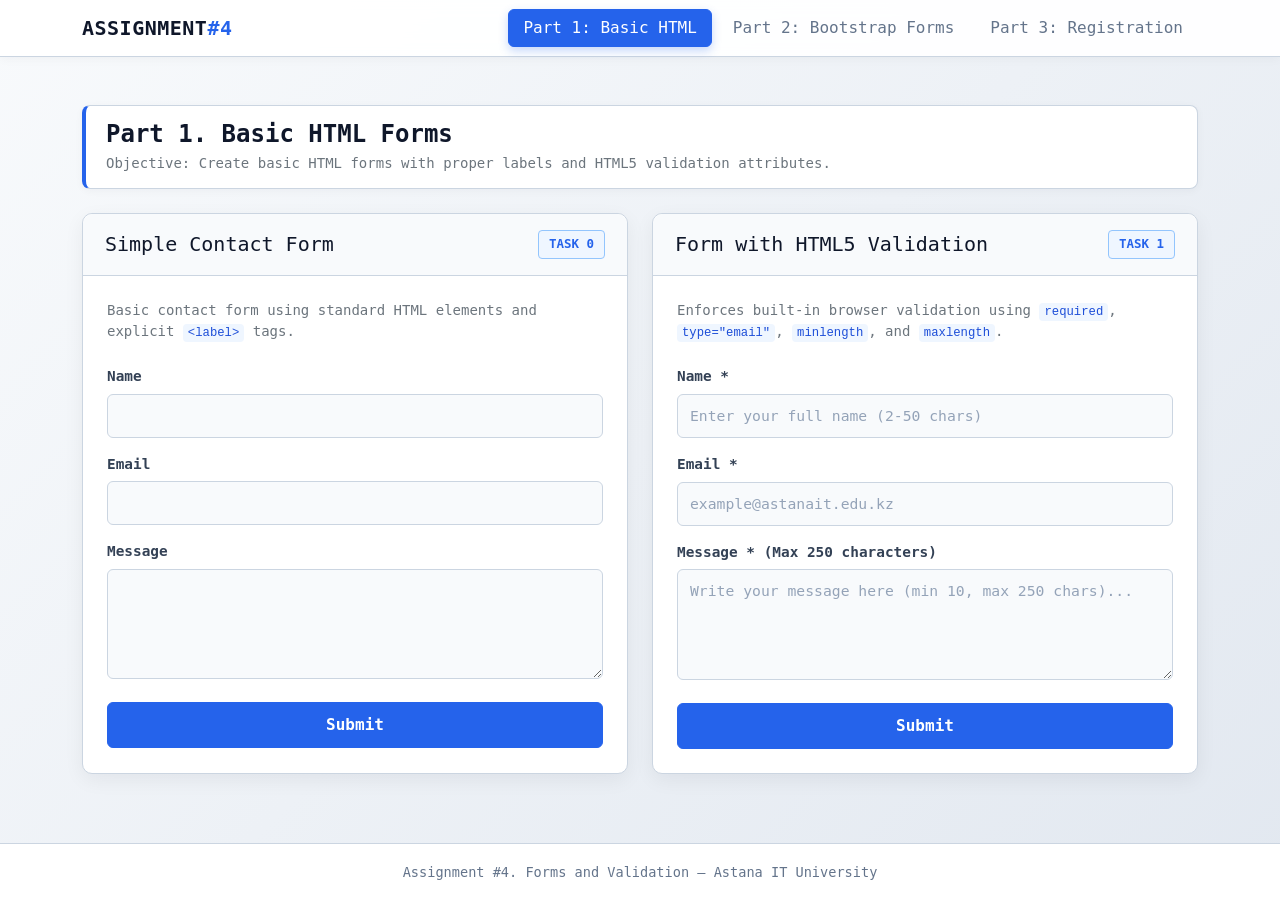
<file: index.html>
<!DOCTYPE html>
<html lang="en">
<head>
  <meta charset="UTF-8">
  <meta name="viewport" content="width=device-width, initial-scale=1.0">
  <title>Assignment #4 | Part 1 - Basic HTML Forms</title>
  <link href="https://cdn.jsdelivr.net/npm/bootstrap@5.3.3/dist/css/bootstrap.min.css" rel="stylesheet">
  <link rel="stylesheet" href="style.css">
</head>
<body>

  <nav class="navbar navbar-expand-lg custom-navbar sticky-top">
    <div class="container">
      <a class="navbar-brand" href="index.html">ASSIGNMENT<span>#4</span></a>
      <div class="navbar-nav ms-auto d-flex flex-row">
        <a class="nav-link active" href="index.html">Part 1: Basic HTML</a>
        <a class="nav-link" href="part2.html">Part 2: Bootstrap Forms</a>
        <a class="nav-link" href="part3.html">Part 3: Registration</a>
      </div>
    </div>
  </nav>

  <main class="container my-5">
    <div class="student-banner mb-4 d-flex flex-wrap justify-content-between align-items-center">
      <div>
        <h4 class="mb-1 fw-bold">Part 1. Basic HTML Forms</h4>
        <p class="mb-0 text-secondary small">Objective: Create basic HTML forms with proper labels and HTML5 validation attributes.</p>
      </div>
    </div>

    <div class="row g-4">
      <div class="col-lg-6">
        <div class="custom-card">
          <div class="card-header-custom d-flex justify-content-between align-items-center">
            <h5 class="mb-0">Simple Contact Form</h5>
            <span class="task-badge">Task 0</span>
          </div>
          <div class="p-4">
            <p class="small text-secondary mb-4">
              Basic contact form using standard HTML elements and explicit <code>&lt;label&gt;</code> tags.
            </p>
            <form action="#">
              <div class="plain-form-group">
                <label for="task0-name">Name</label>
                <input type="text" id="task0-name" name="name" class="plain-input">
              </div>

              <div class="plain-form-group">
                <label for="task0-email">Email</label>
                <input type="email" id="task0-email" name="email" class="plain-input">
              </div>

              <div class="plain-form-group">
                <label for="task0-message">Message</label>
                <textarea id="task0-message" name="message" rows="4" class="plain-input"></textarea>
              </div>

              <button type="submit" class="btn-electric w-100">Submit</button>
            </form>
          </div>
        </div>
      </div>

      <div class="col-lg-6">
        <div class="custom-card">
          <div class="card-header-custom d-flex justify-content-between align-items-center">
            <h5 class="mb-0">Form with HTML5 Validation</h5>
            <span class="task-badge">Task 1</span>
          </div>
          <div class="p-4">
            <p class="small text-secondary mb-4">
              Enforces built-in browser validation using <code>required</code>, <code>type="email"</code>, <code>minlength</code>, and <code>maxlength</code>.
            </p>
            <form action="#">
              <div class="plain-form-group">
                <label for="task1-name">Name *</label>
                <input 
                  type="text" 
                  id="task1-name" 
                  name="name" 
                  class="plain-input" 
                  placeholder="Enter your full name (2-50 chars)"
                  required 
                  minlength="2" 
                  maxlength="50">
              </div>

              <div class="plain-form-group">
                <label for="task1-email">Email *</label>
                <input 
                  type="email" 
                  id="task1-email" 
                  name="email" 
                  class="plain-input" 
                  placeholder="example@astanait.edu.kz"
                  required 
                  maxlength="100">
              </div>

              <div class="plain-form-group">
                <label for="task1-message">Message * (Max 250 characters)</label>
                <textarea 
                  id="task1-message" 
                  name="message" 
                  rows="4" 
                  class="plain-input" 
                  placeholder="Write your message here (min 10, max 250 chars)..."
                  required 
                  minlength="10" 
                  maxlength="250"></textarea>
              </div>

              <button type="submit" class="btn-electric w-100">Submit</button>
            </form>
          </div>
        </div>
      </div>
    </div>
  </main>

  <footer>
    <div class="container text-center">
      Assignment #4. Forms and Validation &mdash; Astana IT University
    </div>
  </footer>

</body>
</html>
</file>
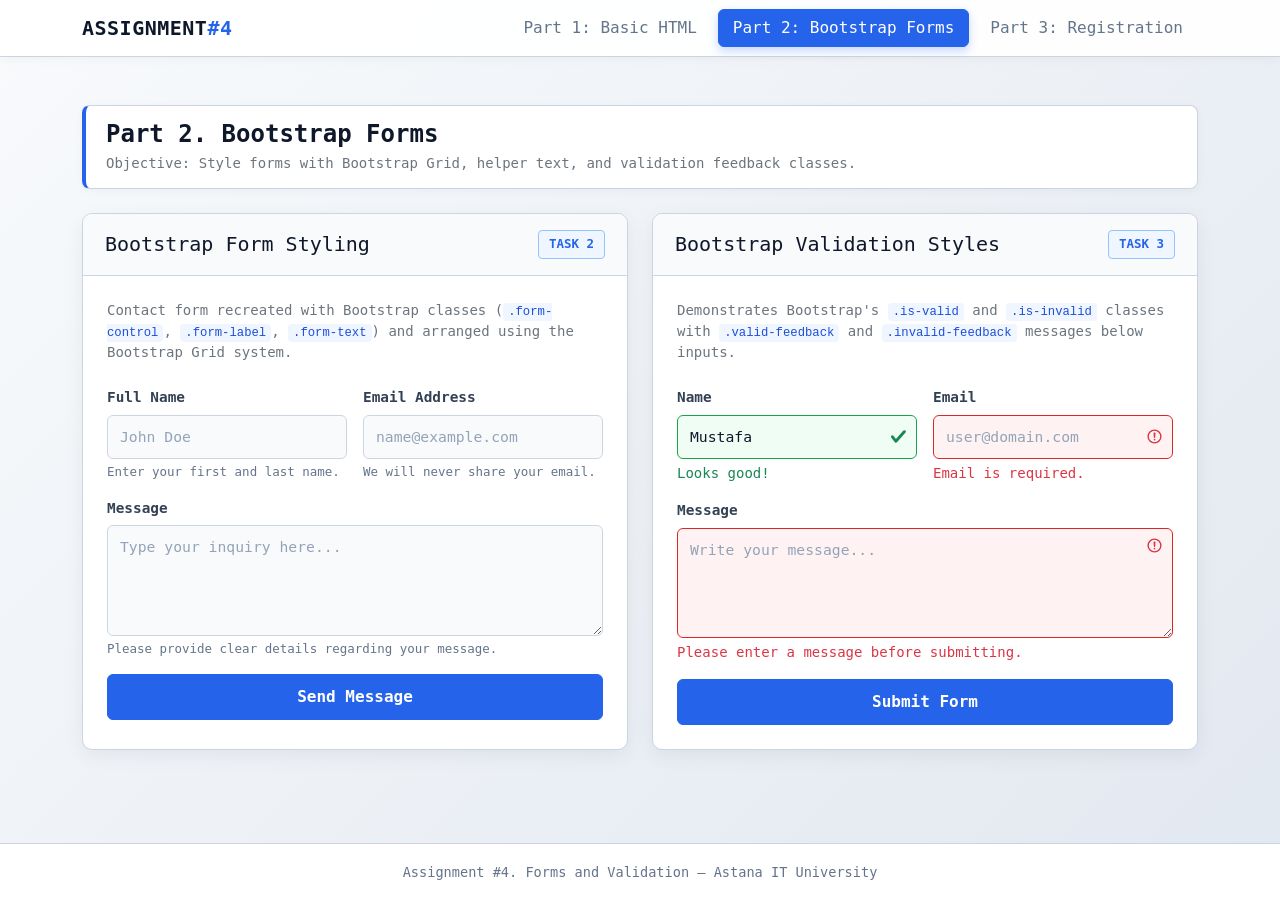
<file: part2.html>
<!DOCTYPE html>
<html lang="en">
<head>
  <meta charset="UTF-8">
  <meta name="viewport" content="width=device-width, initial-scale=1.0">
  <title>Assignment #4 | Part 2 - Bootstrap Forms</title>
  <link href="https://cdn.jsdelivr.net/npm/bootstrap@5.3.3/dist/css/bootstrap.min.css" rel="stylesheet">
  <link rel="stylesheet" href="style.css">
</head>
<body>

  <nav class="navbar navbar-expand-lg custom-navbar sticky-top">
    <div class="container">
      <a class="navbar-brand" href="index.html">ASSIGNMENT<span>#4</span></a>
      <div class="navbar-nav ms-auto d-flex flex-row">
        <a class="nav-link" href="index.html">Part 1: Basic HTML</a>
        <a class="nav-link active" href="part2.html">Part 2: Bootstrap Forms</a>
        <a class="nav-link" href="part3.html">Part 3: Registration</a>
      </div>
    </div>
  </nav>

  <main class="container my-5">
    <div class="student-banner mb-4 d-flex flex-wrap justify-content-between align-items-center">
      <div>
        <h4 class="mb-1 fw-bold">Part 2. Bootstrap Forms</h4>
        <p class="mb-0 text-secondary small">Objective: Style forms with Bootstrap Grid, helper text, and validation feedback classes.</p>
      </div>
    </div>

    <div class="row g-4">
      <div class="col-lg-6">
        <div class="custom-card">
          <div class="card-header-custom d-flex justify-content-between align-items-center">
            <h5 class="mb-0">Bootstrap Form Styling</h5>
            <span class="task-badge">Task 2</span>
          </div>
          <div class="p-4">
            <p class="small text-secondary mb-4">
              Contact form recreated with Bootstrap classes (<code>.form-control</code>, <code>.form-label</code>, <code>.form-text</code>) and arranged using the Bootstrap Grid system.
            </p>
            <form action="#" class="row g-3">
              <div class="col-md-6">
                <label for="task2-name" class="form-label">Full Name</label>
                <input type="text" class="form-control" id="task2-name" placeholder="John Doe">
                <div class="form-text">Enter your first and last name.</div>
              </div>

              <div class="col-md-6">
                <label for="task2-email" class="form-label">Email Address</label>
                <input type="email" class="form-control" id="task2-email" placeholder="name@example.com">
                <div class="form-text">We will never share your email.</div>
              </div>

              <div class="col-12">
                <label for="task2-message" class="form-label">Message</label>
                <textarea class="form-control" id="task2-message" rows="4" placeholder="Type your inquiry here..."></textarea>
                <div class="form-text">Please provide clear details regarding your message.</div>
              </div>

              <div class="col-12">
                <button type="submit" class="btn-electric w-100">Send Message</button>
              </div>
            </form>
          </div>
        </div>
      </div>

      <div class="col-lg-6">
        <div class="custom-card">
          <div class="card-header-custom d-flex justify-content-between align-items-center">
            <h5 class="mb-0">Bootstrap Validation Styles</h5>
            <span class="task-badge">Task 3</span>
          </div>
          <div class="p-4">
            <p class="small text-secondary mb-4">
              Demonstrates Bootstrap's <code>.is-valid</code> and <code>.is-invalid</code> classes with <code>.valid-feedback</code> and <code>.invalid-feedback</code> messages below inputs.
            </p>
            <form action="#" class="row g-3">
              <div class="col-md-6">
                <label for="task3-name" class="form-label">Name</label>
                <input type="text" class="form-control is-valid" id="task3-name" value="Mustafa" required>
                <div class="valid-feedback">Looks good!</div>
              </div>

              <div class="col-md-6">
                <label for="task3-email" class="form-label">Email</label>
                <input type="email" class="form-control is-invalid" id="task3-email" placeholder="user@domain.com" required>
                <div class="invalid-feedback">Email is required.</div>
              </div>

              <div class="col-12">
                <label for="task3-message" class="form-label">Message</label>
                <textarea class="form-control is-invalid" id="task3-message" rows="4" placeholder="Write your message..." required></textarea>
                <div class="invalid-feedback">Please enter a message before submitting.</div>
              </div>

              <div class="col-12">
                <button type="submit" class="btn-electric w-100">Submit Form</button>
              </div>
            </form>
          </div>
        </div>
      </div>
    </div>
  </main>

  <footer>
    <div class="container text-center">
      Assignment #4. Forms and Validation &mdash; Astana IT University
    </div>
  </footer>

</body>
</html>
</file>
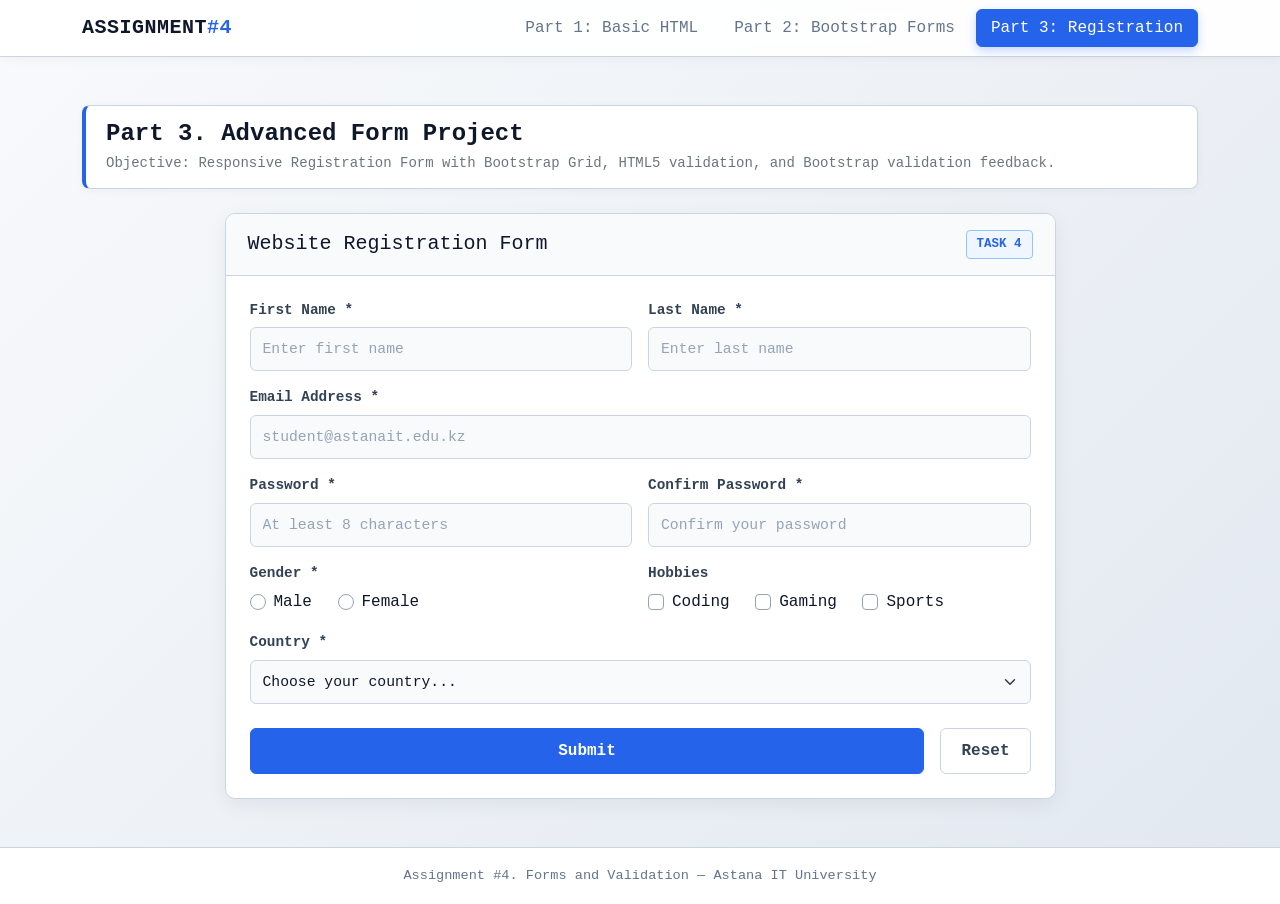
<file: part3.html>
<!DOCTYPE html>
<html lang="en">
<head>
  <meta charset="UTF-8">
  <meta name="viewport" content="width=device-width, initial-scale=1.0">
  <title>Assignment #4 | Part 3 - Registration Form</title>
  <link href="https://cdn.jsdelivr.net/npm/bootstrap@5.3.3/dist/css/bootstrap.min.css" rel="stylesheet">
  <link rel="stylesheet" href="style.css">
</head>
<body>

  <nav class="navbar navbar-expand-lg custom-navbar sticky-top">
    <div class="container">
      <a class="navbar-brand" href="index.html">ASSIGNMENT<span>#4</span></a>
      <div class="navbar-nav ms-auto d-flex flex-row">
        <a class="nav-link" href="index.html">Part 1: Basic HTML</a>
        <a class="nav-link" href="part2.html">Part 2: Bootstrap Forms</a>
        <a class="nav-link active" href="part3.html">Part 3: Registration</a>
      </div>
    </div>
  </nav>

  <main class="container my-5">
    <div class="student-banner mb-4 d-flex flex-wrap justify-content-between align-items-center">
      <div>
        <h4 class="mb-1 fw-bold">Part 3. Advanced Form Project</h4>
        <p class="mb-0 text-secondary small">Objective: Responsive Registration Form with Bootstrap Grid, HTML5 validation, and Bootstrap validation feedback.</p>
      </div>
    </div>

    <div class="row justify-content-center">
      <div class="col-lg-9">
        <div class="custom-card">
          <div class="card-header-custom d-flex justify-content-between align-items-center">
            <h5 class="mb-0">Website Registration Form</h5>
            <span class="task-badge">Task 4</span>
          </div>
          <div class="p-4">
            
            <form action="#" class="row g-3">
              
              <div class="col-md-6">
                <label for="firstName" class="form-label">First Name *</label>
                <input type="text" class="form-control" id="firstName" placeholder="Enter first name" required minlength="2">
                <div class="valid-feedback">Looks good!</div>
                <div class="invalid-feedback">First name is required (min 2 characters).</div>
              </div>

              <div class="col-md-6">
                <label for="lastName" class="form-label">Last Name *</label>
                <input type="text" class="form-control" id="lastName" placeholder="Enter last name" required minlength="2">
                <div class="valid-feedback">Looks good!</div>
                <div class="invalid-feedback">Last name is required (min 2 characters).</div>
              </div>

              <div class="col-md-12">
                <label for="regEmail" class="form-label">Email Address *</label>
                <input type="email" class="form-control" id="regEmail" placeholder="student@astanait.edu.kz" required>
                <div class="valid-feedback">Valid email format!</div>
                <div class="invalid-feedback">Please enter a valid email address.</div>
              </div>

              <div class="col-md-6">
                <label for="password" class="form-label">Password *</label>
                <input type="password" class="form-control" id="password" placeholder="At least 8 characters" required minlength="8">
                <div class="valid-feedback">Password length looks good!</div>
                <div class="invalid-feedback">Password must be at least 8 characters long.</div>
              </div>

              <div class="col-md-6">
                <label for="confirmPassword" class="form-label">Confirm Password *</label>
                <input type="password" class="form-control" id="confirmPassword" placeholder="Confirm your password" required minlength="8">
                <div class="valid-feedback">Password length looks good!</div>
                <div class="invalid-feedback">Please confirm your password (min 8 characters).</div>
              </div>

              <div class="col-md-6">
                <label class="form-label d-block">Gender *</label>
                <div class="form-check form-check-inline">
                  <input class="form-check-input" type="radio" name="gender" id="genderMale" value="male" required>
                  <label class="form-check-label" for="genderMale">Male</label>
                </div>
                <div class="form-check form-check-inline">
                  <input class="form-check-input" type="radio" name="gender" id="genderFemale" value="female" required>
                  <label class="form-check-label" for="genderFemale">Female</label>
                </div>
              </div>

              <div class="col-md-6">
                <label class="form-label d-block">Hobbies</label>
                <div class="form-check form-check-inline">
                  <input class="form-check-input" type="checkbox" id="hobbyCoding" value="coding">
                  <label class="form-check-label" for="hobbyCoding">Coding</label>
                </div>
                <div class="form-check form-check-inline">
                  <input class="form-check-input" type="checkbox" id="hobbyGaming" value="gaming">
                  <label class="form-check-label" for="hobbyGaming">Gaming</label>
                </div>
                <div class="form-check form-check-inline">
                  <input class="form-check-input" type="checkbox" id="hobbySports" value="sports">
                  <label class="form-check-label" for="hobbySports">Sports</label>
                </div>
              </div>

              <div class="col-md-12">
                <label for="country" class="form-label">Country *</label>
                <select class="form-select" id="country" required>
                  <option value="" selected disabled>Choose your country...</option>
                  <option value="KZ">Kazakhstan</option>
                  <option value="US">United States</option>
                  <option value="UK">United Kingdom</option>
                  <option value="DE">Germany</option>
                  <option value="JP">Japan</option>
                </select>
                <div class="valid-feedback">Country selected!</div>
                <div class="invalid-feedback">Please select a country from the list.</div>
              </div>

              <div class="col-12 d-flex gap-3 pt-2">
                <button type="submit" class="btn-electric flex-grow-1">Submit</button>
                <button type="reset" class="btn-dark-outline">Reset</button>
              </div>

            </form>
          </div>
        </div>
      </div>
    </div>
  </main>

  <footer>
    <div class="container text-center">
      Assignment #4. Forms and Validation &mdash; Astana IT University
    </div>
  </footer>

</body>
</html>
</file>
<file: style.css>
:root {
  --bg-page: #f1f5f9;
  --bg-surface: #f8fafc;
  --bg-card: #ffffff;
  --border-color: #cbd5e1;
  --accent-blue: #2563eb;
  --accent-bright: #3b82f6;
  --text-main: #0f172a;
  --text-muted: #64748b;
}

body {
  background: linear-gradient(135deg, #f8fafc 0%, #e2e8f0 100%);
  background-color: var(--bg-page);
  color: var(--text-main);
  font-family: 'Aptos Mono', 'Cascadia Mono', 'Consolas', monospace;
  min-height: 100vh;
  display: flex;
  flex-direction: column;
}

.custom-navbar {
  background-color: rgba(255, 255, 255, 0.92);
  backdrop-filter: blur(10px);
  border-bottom: 1px solid var(--border-color);
  box-shadow: 0 2px 10px rgba(15, 23, 42, 0.04);
}

.navbar-brand {
  color: var(--text-main) !important;
  font-weight: 700;
  letter-spacing: 0.5px;
}

.navbar-brand span {
  color: var(--accent-blue);
}

.nav-link {
  color: var(--text-muted) !important;
  border: 1px solid transparent;
  border-radius: 6px;
  padding: 6px 14px !important;
  margin-left: 6px;
  transition: all 0.2s ease;
}

.nav-link:hover {
  color: var(--accent-blue) !important;
  background-color: #eff6ff;
  border-color: #bfdbfe;
}

.nav-link.active {
  color: #ffffff !important;
  background-color: var(--accent-blue);
  border-color: var(--accent-blue);
  box-shadow: 0 4px 10px rgba(37, 99, 235, 0.25);
}

.student-banner {
  background-color: var(--bg-card);
  border: 1px solid var(--border-color);
  border-left: 4px solid var(--accent-blue);
  border-radius: 8px;
  padding: 14px 20px;
  box-shadow: 0 2px 8px rgba(15, 23, 42, 0.04);
}

.custom-card {
  background-color: var(--bg-card);
  border: 1px solid var(--border-color);
  border-radius: 10px;
  box-shadow: 0 6px 20px rgba(15, 23, 42, 0.06);
  height: 100%;
}

.card-header-custom {
  background-color: var(--bg-surface);
  border-bottom: 1px solid var(--border-color);
  padding: 16px 22px;
  border-top-left-radius: 10px;
  border-top-right-radius: 10px;
}

.task-badge {
  background-color: #eff6ff;
  color: var(--accent-blue);
  border: 1px solid #93c5fd;
  font-size: 0.78rem;
  font-weight: 600;
  padding: 4px 10px;
  border-radius: 4px;
  text-transform: uppercase;
}

.plain-form-group {
  margin-bottom: 16px;
}

.plain-form-group label,
.form-label {
  display: block;
  margin-bottom: 6px;
  font-size: 0.9rem;
  font-weight: 600;
  color: #334155;
}

.plain-input,
.form-control,
.form-select {
  width: 100%;
  background-color: #f8fafc !important;
  border: 1px solid var(--border-color) !important;
  color: var(--text-main) !important;
  border-radius: 6px;
  padding: 10px 12px;
  font-family: 'Aptos Mono', monospace;
  font-size: 0.92rem;
  transition: border-color 0.2s ease, box-shadow 0.2s ease, background-color 0.2s ease;
}

.plain-input:focus,
.form-control:focus,
.form-select:focus {
  outline: none;
  background-color: #ffffff !important;
  border-color: var(--accent-bright) !important;
  box-shadow: 0 0 0 3px rgba(59, 130, 246, 0.2) !important;
}

.form-control::placeholder,
.plain-input::placeholder {
  color: #94a3b8 !important;
}

.form-text {
  color: var(--text-muted) !important;
  font-size: 0.78rem;
}

.form-check-input {
  background-color: #ffffff;
  border: 1px solid #94a3b8;
}

.form-check-input:checked {
  background-color: var(--accent-blue);
  border-color: var(--accent-blue);
}

.form-control.is-invalid,
.form-select.is-invalid,
.form-control:user-invalid,
.form-select:user-invalid {
  border-color: #dc2626 !important;
  background-color: #fef2f2 !important;
}

.form-control:user-invalid ~ .invalid-feedback,
.form-select:user-invalid ~ .invalid-feedback {
  display: block !important;
}

.form-control.is-valid,
.form-select.is-valid,
.form-control:not(:placeholder-shown):valid,
.form-select:valid:not([value=""]) {
  border-color: #16a34a !important;
  background-color: #f0fdf4 !important;
}

.form-control:not(:placeholder-shown):valid ~ .valid-feedback,
.form-select:valid:not([value=""]) ~ .valid-feedback {
  display: block !important;
}

code {
  color: #1d4ed8;
  background-color: #eff6ff;
  padding: 2px 5px;
  border-radius: 4px;
}

/* Buttons */
.btn-electric {
  background-color: var(--accent-blue);
  border: 1px solid var(--accent-blue);
  color: #ffffff;
  font-weight: 600;
  padding: 10px 20px;
  border-radius: 6px;
  transition: all 0.2s ease;
}

.btn-electric:hover {
  background-color: #1d4ed8;
  color: #ffffff;
  box-shadow: 0 4px 12px rgba(37, 99, 235, 0.3);
}

.btn-dark-outline {
  background-color: #ffffff;
  border: 1px solid var(--border-color);
  color: #334155;
  font-weight: 600;
  padding: 10px 20px;
  border-radius: 6px;
  transition: all 0.2s ease;
}

.btn-dark-outline:hover {
  background-color: #f1f5f9;
  color: var(--text-main);
}

footer {
  margin-top: auto;
  border-top: 1px solid var(--border-color);
  background-color: #ffffff;
  padding: 18px 0;
  font-size: 0.85rem;
  color: var(--text-muted);
}
</file>
